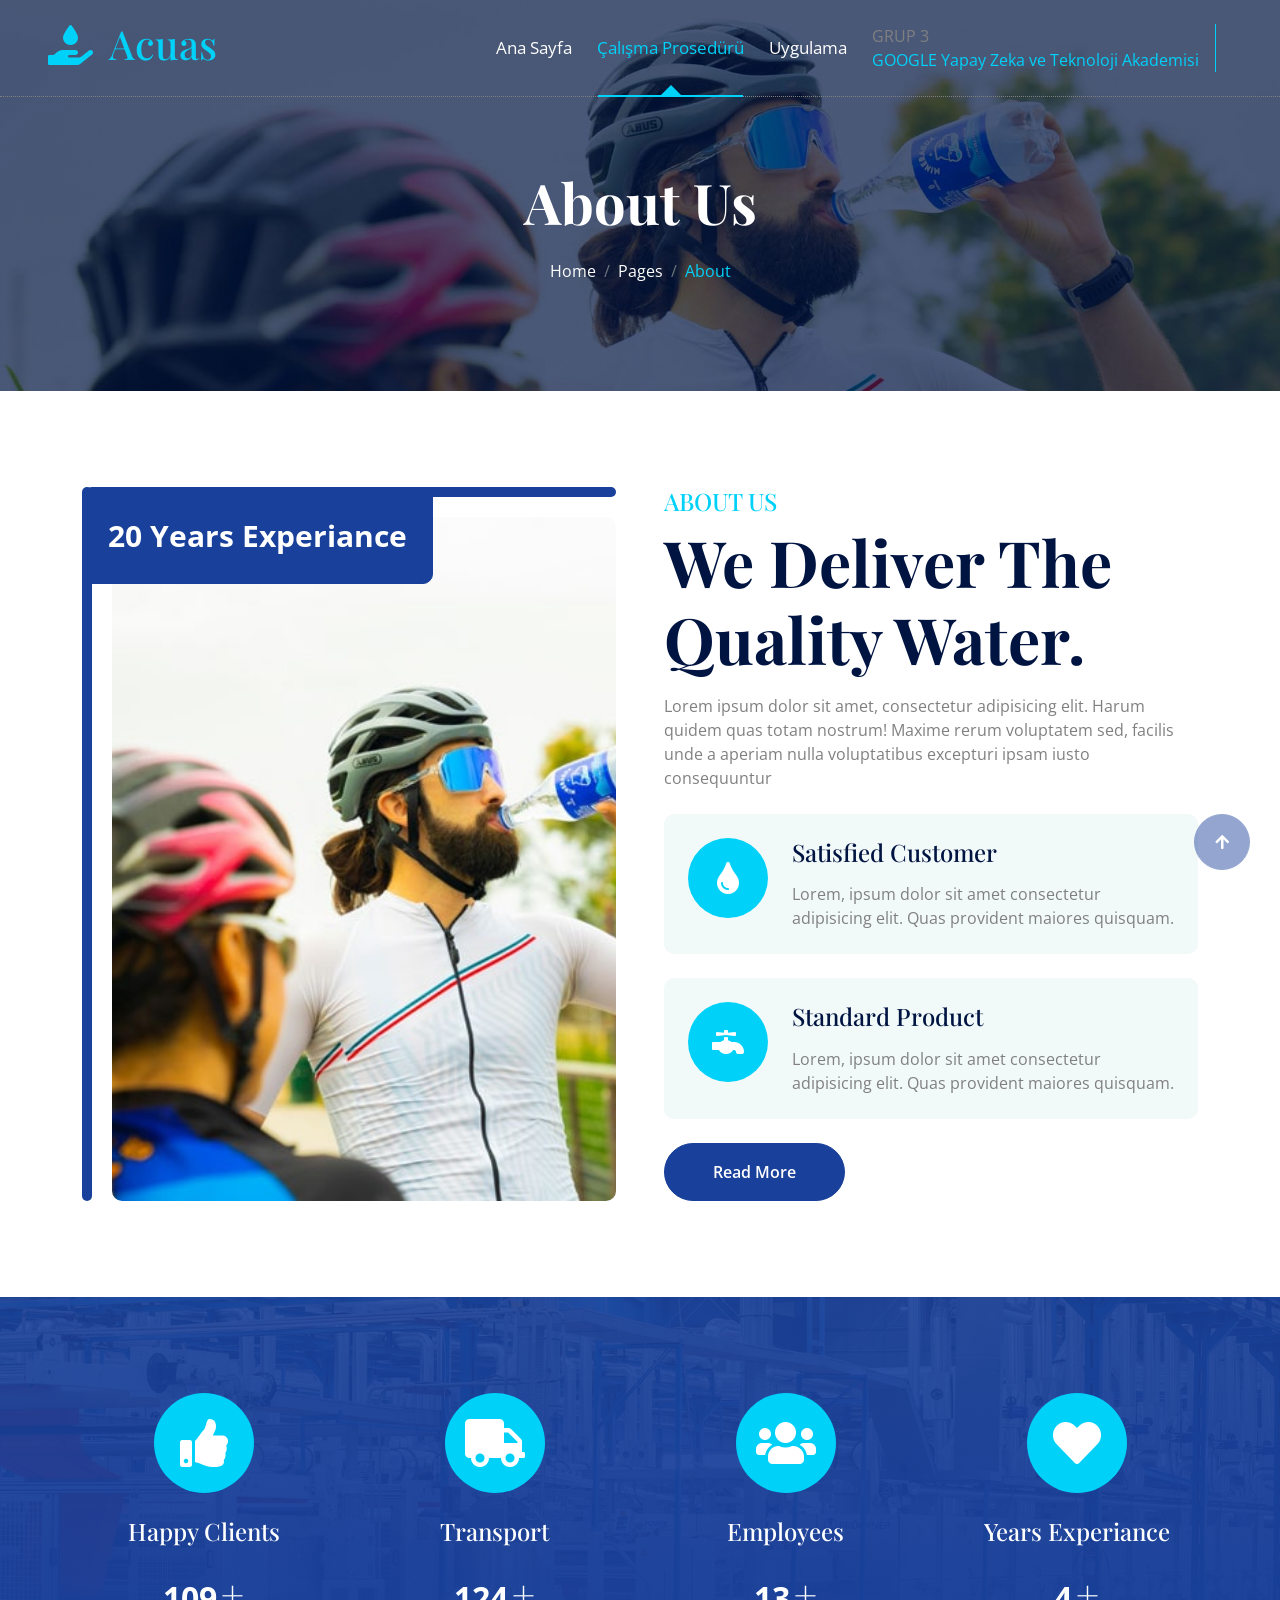
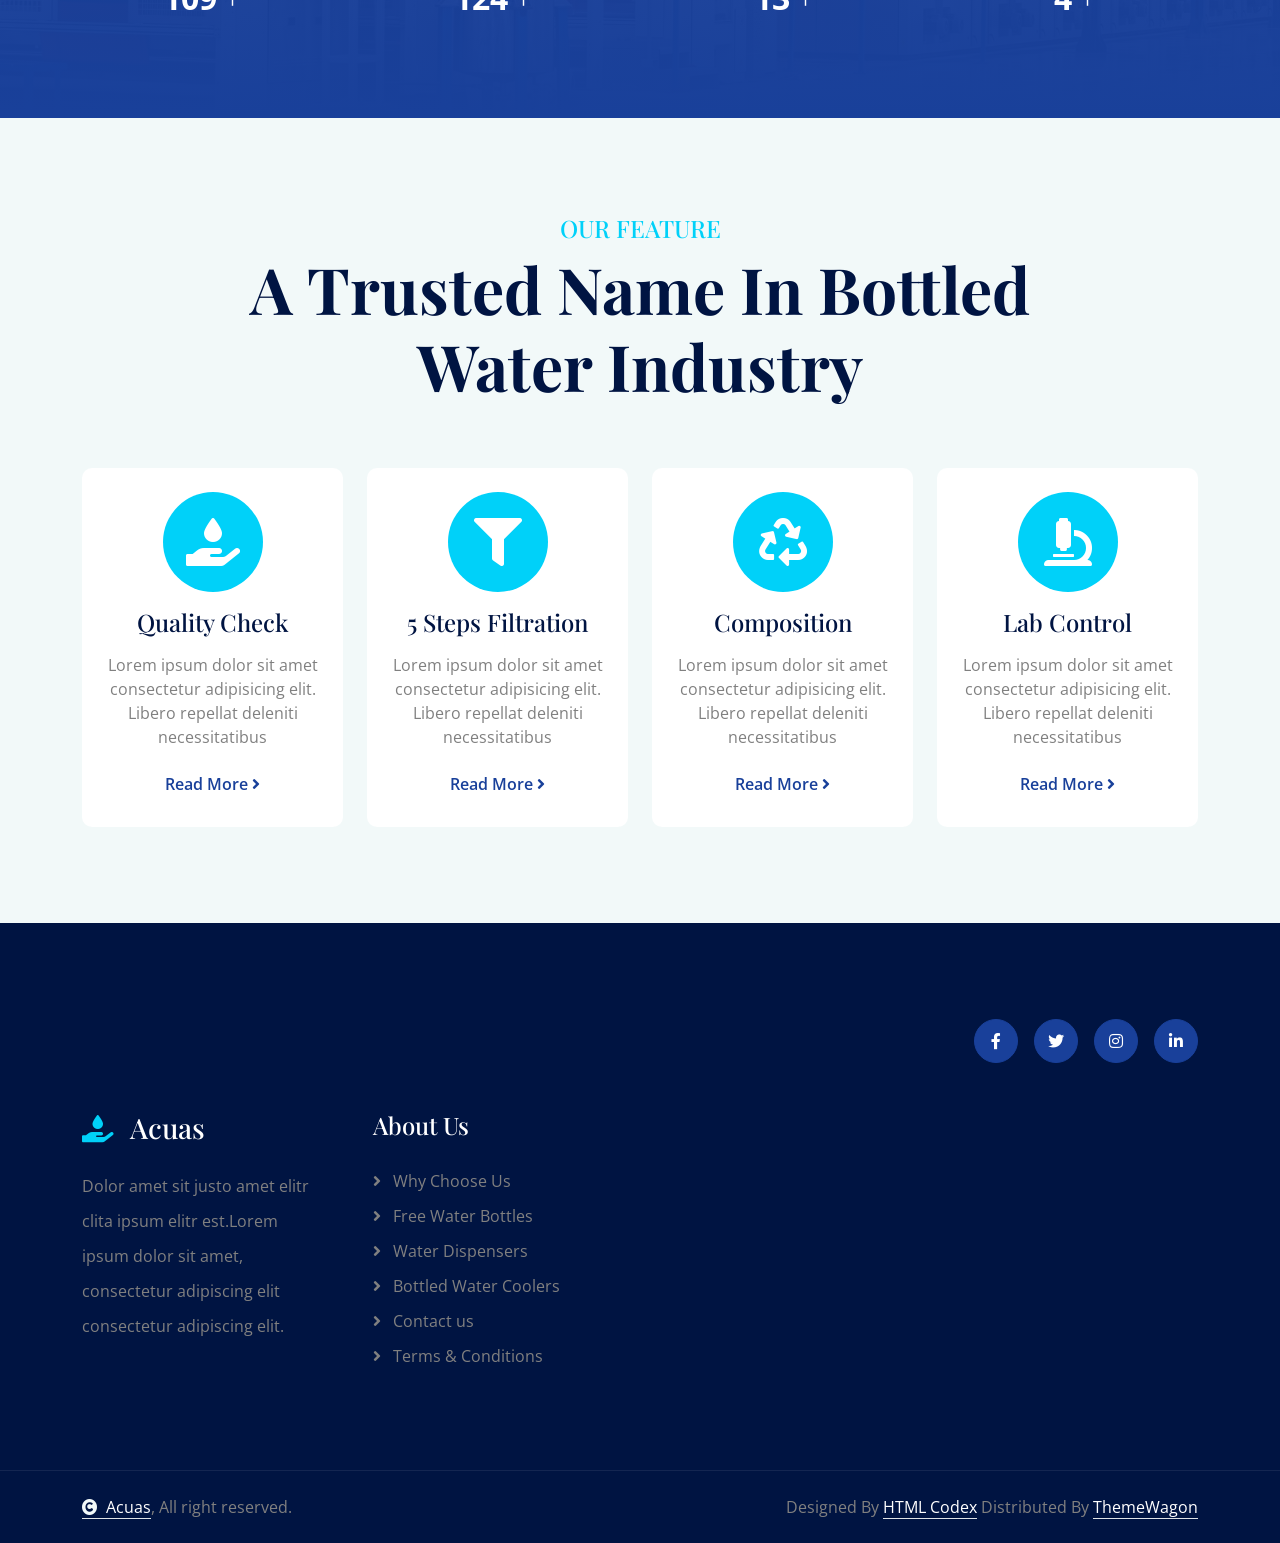
<file: about.html>
<!DOCTYPE html>
<html lang="en">

    <head>
        <meta charset="utf-8">
        <title>Acuas - Drinking Water Website Template</title>
        <meta content="width=device-width, initial-scale=1.0" name="viewport">
        <meta content="" name="keywords">
        <meta content="" name="description">

        <!-- Google Web Fonts -->
        <link rel="preconnect" href="https://fonts.googleapis.com">
        <link rel="preconnect" href="https://fonts.gstatic.com" crossorigin>
        <link href="https://fonts.googleapis.com/css2?family=Open+Sans:ital,wdth,wght@0,75..100,300..800;1,75..100,300..800&family=Playfair+Display:ital,wght@0,400..900;1,400..900&display=swap" rel="stylesheet"> 

        <!-- Icon Font Stylesheet -->
        <link rel="stylesheet" href="https://use.fontawesome.com/releases/v5.15.4/css/all.css"/>
        <link href="https://cdn.jsdelivr.net/npm/bootstrap-icons@1.4.1/font/bootstrap-icons.css" rel="stylesheet">

        <!-- Libraries Stylesheet -->
        <link href="lib/animate/animate.min.css" rel="stylesheet">
        <link href="lib/owlcarousel/assets/owl.carousel.min.css" rel="stylesheet">


        <!-- Customized Bootstrap Stylesheet -->
        <link href="css/bootstrap.min.css" rel="stylesheet">

        <!-- Template Stylesheet -->
        <link href="css/style.css" rel="stylesheet">
    </head>

    <body>

        <!-- Spinner Start -->
        <div id="spinner" class="show bg-white position-fixed translate-middle w-100 vh-100 top-50 start-50 d-flex align-items-center justify-content-center">
            <div class="spinner-border text-primary" style="width: 3rem; height: 3rem;" role="status">
                <span class="sr-only">Loading...</span>
            </div>
        </div>
        <!-- Spinner End -->

        <!-- Navbar & Hero Start -->
        <div class="container-fluid position-relative p-0">
            <nav class="navbar navbar-expand-lg navbar-light px-4 px-lg-5 py-3 py-lg-0">
                <a href="" class="navbar-brand p-0">
                    <h1 class="text-primary"><i class="fas fa-hand-holding-water me-3"></i>Acuas</h1>
                    <!-- <img src="img/logo.png" alt="Logo"> -->
                </a>
                <button class="navbar-toggler" type="button" data-bs-toggle="collapse" data-bs-target="#navbarCollapse">
                    <span class="fa fa-bars"></span>
                </button>
                <div class="collapse navbar-collapse" id="navbarCollapse">
                    <div class="navbar-nav ms-auto py-0">
                        <a href="index.html" class="nav-item nav-link">Ana Sayfa</a>
                        <a href="about.html" class="nav-item nav-link active">Çalışma Prosedürü</a>
                        <a href="service.html" class="nav-item nav-link">Uygulama</a>
                    </div>
                    <div class="d-none d-xl-flex me-3">
                        <div class="d-flex flex-column pe-3 border-end border-primary">
                            <span class="text-body">GRUP 3</span>
                            <a href="tel:+4733378901"><span class="text-primary">GOOGLE Yapay Zeka ve Teknoloji Akademisi</span></a>
                        </div>
                    </div>
                </div>
            </nav>

            <!-- Header Start -->
            <div class="container-fluid bg-breadcrumb">
                <div class="container text-center py-5" style="max-width: 900px;">
                    <h4 class="text-white display-4 mb-4 wow fadeInDown" data-wow-delay="0.1s">About Us</h4>
                    <ol class="breadcrumb d-flex justify-content-center mb-0 wow fadeInDown" data-wow-delay="0.3s">
                        <li class="breadcrumb-item"><a href="index.html">Home</a></li>
                        <li class="breadcrumb-item"><a href="#">Pages</a></li>
                        <li class="breadcrumb-item active text-primary">About</li>
                    </ol>    
                </div>
            </div>
            <!-- Header End -->
        </div>
        <!-- Navbar & Hero End -->

        <!-- Modal Search Start -->
        <div class="modal fade" id="searchModal" tabindex="-1" aria-labelledby="exampleModalLabel" aria-hidden="true">
            <div class="modal-dialog modal-fullscreen">
                <div class="modal-content rounded-0">
                    <div class="modal-header">
                        <h4 class="modal-title mb-0" id="exampleModalLabel">Search by keyword</h4>
                        <button type="button" class="btn-close" data-bs-dismiss="modal" aria-label="Close"></button>
                    </div>
                    <div class="modal-body d-flex align-items-center">
                        <div class="input-group w-75 mx-auto d-flex">
                            <input type="search" class="form-control p-3" placeholder="keywords" aria-describedby="search-icon-1">
                            <span id="search-icon-1" class="input-group-text btn border p-3"><i class="fa fa-search text-white"></i></span>
                        </div>
                    </div>
                </div>
            </div>
        </div>
        <!-- Modal Search End -->

        <!-- About Start -->
        <div class="container-fluid about py-5">
            <div class="container py-5">
                <div class="row g-5">
                    <div class="col-xl-6 wow fadeInLeft" data-wow-delay="0.2s">
                        <div class="about-img rounded h-100">
                            <img src="img/about.jpg" class="img-fluid rounded h-100 w-100" style="object-fit: cover;" alt="">
                            <div class="about-exp"><span>20 Years Experiance</span></div>
                        </div>
                    </div>
                    <div class="col-xl-6 wow fadeInRight" data-wow-delay="0.2s">
                        <div class="about-item">
                            <h4 class="text-primary text-uppercase">About Us</h4>
                            <h1 class="display-3 mb-3">We Deliver The Quality Water.</h1>
                            <p class="mb-4">Lorem ipsum dolor sit amet, consectetur adipisicing elit. Harum quidem quas totam nostrum! Maxime rerum voluptatem sed, facilis unde a aperiam nulla voluptatibus excepturi ipsam iusto consequuntur
                            </p>
                            <div class="bg-light rounded p-4 mb-4">
                                <div class="row">
                                    <div class="col-12">
                                        <div class="d-flex">
                                            <div class="pe-4">
                                                <div class="rounded-circle bg-primary d-flex align-items-center justify-content-center" style="width: 80px; height: 80px;"><i class="fas fa-tint text-white fa-2x"></i></div>
                                            </div>
                                            <div class="">
                                                <a href="#" class="h4 d-inline-block mb-3">Satisfied Customer</a>
                                                <p class="mb-0">Lorem, ipsum dolor sit amet consectetur adipisicing elit. Quas provident maiores quisquam.</p>
                                            </div>
                                        </div>
                                    </div>
                                </div>
                            </div>
                            <div class="bg-light rounded p-4 mb-4">
                                <div class="row">
                                    <div class="col-12">
                                        <div class="d-flex">
                                            <div class="pe-4">
                                                <div class="rounded-circle bg-primary d-flex align-items-center justify-content-center" style="width: 80px; height: 80px;"><i class="fas fa-faucet text-white fa-2x"></i></div>
                                            </div>
                                            <div class="">
                                                <a href="#" class="h4 d-inline-block mb-3">Standard Product</a>
                                                <p class="mb-0">Lorem, ipsum dolor sit amet consectetur adipisicing elit. Quas provident maiores quisquam.</p>
                                            </div>
                                        </div>
                                    </div>
                                </div>
                            </div>
                            <a href="#" class="btn btn-secondary rounded-pill py-3 px-5">Read More</a>
                        </div>
                    </div>
                </div>
            </div>
        </div>
        <!-- About End -->

        <!-- Fact Counter -->
        <div class="container-fluid counter py-5">
            <div class="container py-5">
                <div class="row g-5">
                    <div class="col-md-6 col-lg-6 col-xl-3 wow fadeInUp" data-wow-delay="0.2s">
                        <div class="counter-item">
                            <div class="counter-item-icon mx-auto">
                                <i class="fas fa-thumbs-up fa-3x text-white"></i>
                            </div>
                            <h4 class="text-white my-4">Happy Clients</h4>
                            <div class="counter-counting">
                                <span class="text-white fs-2 fw-bold" data-toggle="counter-up">456</span>
                                <span class="h1 fw-bold text-white">+</span>
                            </div>
                        </div>
                    </div>
                    <div class="col-md-6 col-lg-6 col-xl-3 wow fadeInUp" data-wow-delay="0.4s">
                        <div class="counter-item">
                            <div class="counter-item-icon mx-auto">
                                <i class="fas fa-truck fa-3x text-white"></i>
                            </div>
                            <h4 class="text-white my-4">Transport</h4>
                            <div class="counter-counting">
                                <span class="text-white fs-2 fw-bold" data-toggle="counter-up">513</span>
                                <span class="h1 fw-bold text-white">+</span>
                            </div>
                        </div>
                    </div>
                    <div class="col-md-6 col-lg-6 col-xl-3 wow fadeInUp" data-wow-delay="0.6s">
                        <div class="counter-item">
                            <div class="counter-item-icon mx-auto">
                                <i class="fas fa-users fa-3x text-white"></i>
                            </div>
                            <h4 class="text-white my-4">Employees</h4>
                            <div class="counter-counting">
                                <span class="text-white fs-2 fw-bold" data-toggle="counter-up">53</span>
                                <span class="h1 fw-bold text-white">+</span>
                            </div>
                        </div>
                    </div>
                    <div class="col-md-6 col-lg-6 col-xl-3 wow fadeInUp" data-wow-delay="0.8s">
                        <div class="counter-item">
                            <div class="counter-item-icon mx-auto">
                                <i class="fas fa-heart fa-3x text-white"></i>
                            </div>
                            <h4 class="text-white my-4">Years Experiance</h4>
                            <div class="counter-counting">
                                <span class="text-white fs-2 fw-bold" data-toggle="counter-up">17</span>
                                <span class="h1 fw-bold text-white">+</span>
                            </div>
                        </div>
                    </div>
                </div>
            </div>
        </div>
        <!-- Fact Counter -->

        <!-- feature Start -->
        <div class="container-fluid feature bg-light py-5">
            <div class="container py-5">
                <div class="text-center mx-auto pb-5 wow fadeInUp" data-wow-delay="0.2s" style="max-width: 800px;">
                    <h4 class="text-uppercase text-primary">Our Feature</h4>
                    <h1 class="display-3 text-capitalize mb-3">A Trusted Name In Bottled Water Industry</h1>
                </div>
                <div class="row g-4">
                    <div class=" col-md-6 col-lg-6 col-xl-3 wow fadeInUp" data-wow-delay="0.2s">
                        <div class="feature-item p-4">
                            <div class="feature-icon mb-3"><i class="fas fa-hand-holding-water text-white fa-3x"></i></div>
                            <a href="#" class="h4 mb-3">Quality Check</a>
                            <p class="mb-3">Lorem ipsum dolor sit amet consectetur adipisicing elit. Libero repellat deleniti necessitatibus</p>
                            <a href="#" class="btn text-secondary">Read More <i class="fa fa-angle-right"></i></a>
                        </div>
                    </div>
                    <div class="col-md-6 col-lg-6 col-xl-3 wow fadeInUp" data-wow-delay="0.4s">
                        <div class="feature-item p-4">
                            <div class="feature-icon mb-3"><i class="fas fa-filter text-white fa-3x"></i></div>
                            <a href="#" class="h4 mb-3">5 Steps Filtration</a>
                            <p class="mb-3">Lorem ipsum dolor sit amet consectetur adipisicing elit. Libero repellat deleniti necessitatibus</p>
                            <a href="#" class="btn text-secondary">Read More <i class="fa fa-angle-right"></i></a>
                        </div>
                    </div>
                    <div class="col-md-6 col-lg-6 col-xl-3 wow fadeInUp" data-wow-delay="0.6s">
                        <div class="feature-item p-4">
                            <div class="feature-icon mb-3"><i class="fas fa-recycle text-white fa-3x"></i></div>
                            <a href="#" class="h4 mb-3">Composition</a>
                            <p class="mb-3">Lorem ipsum dolor sit amet consectetur adipisicing elit. Libero repellat deleniti necessitatibus</p>
                            <a href="#" class="btn text-secondary">Read More <i class="fa fa-angle-right"></i></a>
                        </div>
                    </div>
                    <div class="col-md-6 col-lg-6 col-xl-3 wow fadeInUp" data-wow-delay="0.8s">
                        <div class="feature-item p-4">
                            <div class="feature-icon mb-3"><i class="fas fa-microscope text-white fa-3x"></i></div>
                            <a href="#" class="h4 mb-3">Lab Control</a>
                            <p class="mb-3">Lorem ipsum dolor sit amet consectetur adipisicing elit. Libero repellat deleniti necessitatibus</p>
                            <a href="#" class="btn text-secondary">Read More <i class="fa fa-angle-right"></i></a>
                        </div>
                    </div>
                </div>
            </div>
        </div>
        <!-- feature End -->

        <!-- Footer Start -->
        <div class="container-fluid footer py-5 wow fadeIn" data-wow-delay="0.2s">
            <div class="container py-5">
                <div class="row g-5 mb-5 align-items-center">
                    <div class="col-lg-7">
                    </div>
                    <div class="col-lg-5">
                        <div class="d-flex align-items-center justify-content-center justify-content-lg-end">
                            <a class="btn btn-secondary btn-md-square rounded-circle me-3" href=""><i class="fab fa-facebook-f"></i></a>
                            <a class="btn btn-secondary btn-md-square rounded-circle me-3" href=""><i class="fab fa-twitter"></i></a>
                            <a class="btn btn-secondary btn-md-square rounded-circle me-3" href=""><i class="fab fa-instagram"></i></a>
                            <a class="btn btn-secondary btn-md-square rounded-circle me-0" href=""><i class="fab fa-linkedin-in"></i></a>
                        </div>
                    </div>
                </div>
                <div class="row g-5">
                    <div class="col-md-6 col-lg-6 col-xl-3">
                        <div class="footer-item d-flex flex-column">
                            <div class="footer-item">
                                <h3 class="text-white mb-4"><i class="fas fa-hand-holding-water text-primary me-3"></i>Acuas</h3>
                                <p class="mb-3">Dolor amet sit justo amet elitr clita ipsum elitr est.Lorem ipsum dolor sit amet, consectetur adipiscing elit consectetur adipiscing elit.</p>
                            </div>
                        </div>
                    </div>
                    <div class="col-md-6 col-lg-6 col-xl-3">
                        <div class="footer-item d-flex flex-column">
                            <h4 class="text-white mb-4">About Us</h4>
                            <a href="#"><i class="fas fa-angle-right me-2"></i> Why Choose Us</a>
                            <a href="#"><i class="fas fa-angle-right me-2"></i> Free Water Bottles</a>
                            <a href="#"><i class="fas fa-angle-right me-2"></i> Water Dispensers</a>
                            <a href="#"><i class="fas fa-angle-right me-2"></i> Bottled Water Coolers</a>
                            <a href="#"><i class="fas fa-angle-right me-2"></i> Contact us</a>
                            <a href="#"><i class="fas fa-angle-right me-2"></i> Terms & Conditions</a>
                        </div>
                    </div>
                    <div class="col-md-6 col-lg-6 col-xl-3">
                    </div>
                    <div class="col-md-6 col-lg-6 col-xl-3">
                    </div>
                </div>
            </div>
        </div>
        <!-- Footer End -->
        
        <!-- Copyright Start -->
        <div class="container-fluid copyright py-4">
            <div class="container">
                <div class="row g-4 align-items-center">
                    <div class="col-md-6 text-center text-md-start mb-md-0">
                        <span class="text-body"><a href="#" class="border-bottom text-white"><i class="fas fa-copyright text-light me-2"></i>Acuas</a>, All right reserved.</span>
                    </div>
                    <div class="col-md-6 text-center text-md-end text-body">
                        <!--/*** This template is free as long as you keep the below author’s credit link/attribution link/backlink. ***/-->
                        <!--/*** If you'd like to use the template without the below author’s credit link/attribution link/backlink, ***/-->
                        <!--/*** you can purchase the Credit Removal License from "https://htmlcodex.com/credit-removal". ***/-->
                        Designed By <a class="border-bottom text-white" href="https://htmlcodex.com">HTML Codex</a> Distributed By <a class="border-bottom text-white" href="https://themewagon.com">ThemeWagon</a>
                    </div>
                </div>
            </div>
        </div>
        <!-- Copyright End -->


        <!-- Back to Top -->
        <a href="#" class="btn btn-secondary btn-lg-square rounded-circle back-to-top"><i class="fa fa-arrow-up"></i></a>   

        
    <!-- JavaScript Libraries -->
    <script src="https://ajax.googleapis.com/ajax/libs/jquery/3.6.4/jquery.min.js"></script>
    <script src="https://cdn.jsdelivr.net/npm/bootstrap@5.0.0/dist/js/bootstrap.bundle.min.js"></script>
    <script src="lib/wow/wow.min.js"></script>
    <script src="lib/easing/easing.min.js"></script>
    <script src="lib/waypoints/waypoints.min.js"></script>
    <script src="lib/counterup/counterup.min.js"></script>
    <script src="lib/owlcarousel/owl.carousel.min.js"></script>
    

    <!-- Template Javascript -->
    <script src="js/main.js"></script>
    </body>

</html>
</file>
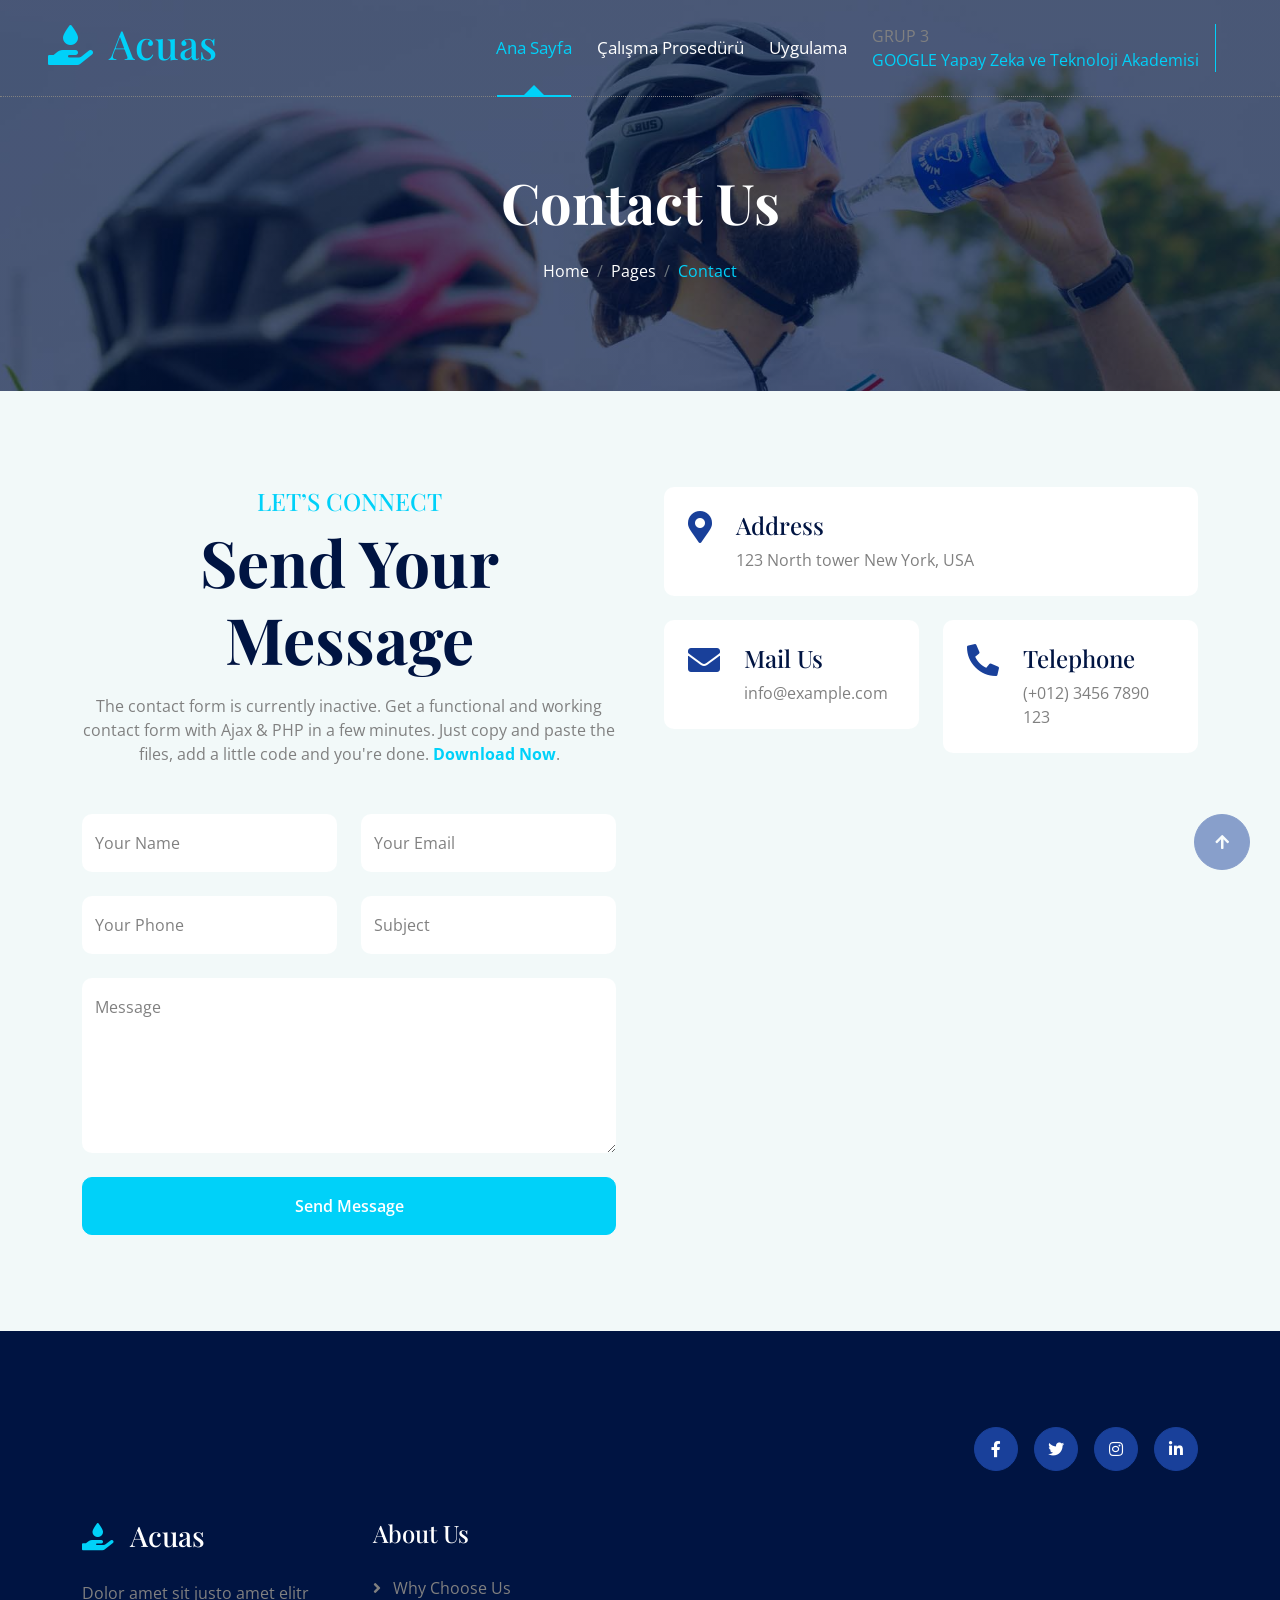
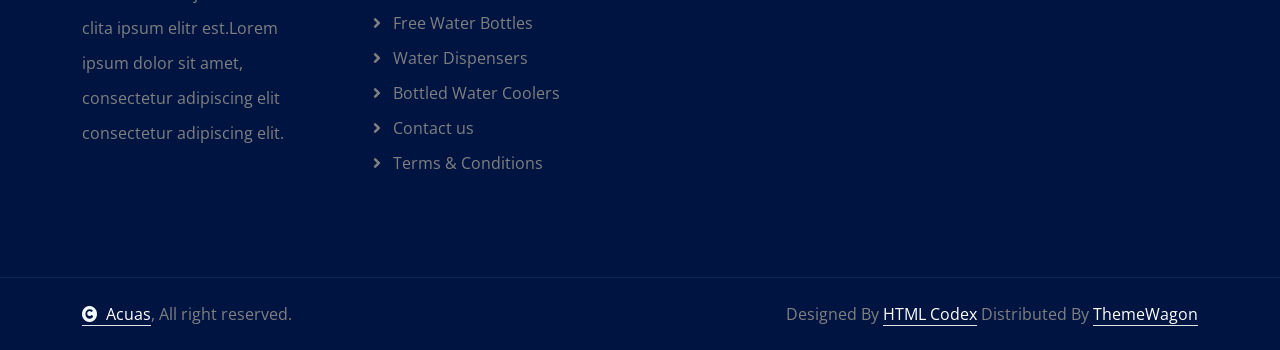
<file: contact.html>
<!DOCTYPE html>
<html lang="en">

    <head>
        <meta charset="utf-8">
        <title>Acuas - Drinking Water Website Template</title>
        <meta content="width=device-width, initial-scale=1.0" name="viewport">
        <meta content="" name="keywords">
        <meta content="" name="description">

        <!-- Google Web Fonts -->
        <link rel="preconnect" href="https://fonts.googleapis.com">
        <link rel="preconnect" href="https://fonts.gstatic.com" crossorigin>
        <link href="https://fonts.googleapis.com/css2?family=Open+Sans:ital,wdth,wght@0,75..100,300..800;1,75..100,300..800&family=Playfair+Display:ital,wght@0,400..900;1,400..900&display=swap" rel="stylesheet"> 

        <!-- Icon Font Stylesheet -->
        <link rel="stylesheet" href="https://use.fontawesome.com/releases/v5.15.4/css/all.css"/>
        <link href="https://cdn.jsdelivr.net/npm/bootstrap-icons@1.4.1/font/bootstrap-icons.css" rel="stylesheet">

        <!-- Libraries Stylesheet -->
        <link href="lib/animate/animate.min.css" rel="stylesheet">
        <link href="lib/owlcarousel/assets/owl.carousel.min.css" rel="stylesheet">


        <!-- Customized Bootstrap Stylesheet -->
        <link href="css/bootstrap.min.css" rel="stylesheet">

        <!-- Template Stylesheet -->
        <link href="css/style.css" rel="stylesheet">
    </head>

    <body>

        <!-- Spinner Start -->
        <div id="spinner" class="show bg-white position-fixed translate-middle w-100 vh-100 top-50 start-50 d-flex align-items-center justify-content-center">
            <div class="spinner-border text-primary" style="width: 3rem; height: 3rem;" role="status">
                <span class="sr-only">Loading...</span>
            </div>
        </div>
        <!-- Spinner End -->

        <!-- Navbar & Hero Start -->
        <div class="container-fluid position-relative p-0">
            <nav class="navbar navbar-expand-lg navbar-light px-4 px-lg-5 py-3 py-lg-0">
                <a href="" class="navbar-brand p-0">
                    <h1 class="text-primary"><i class="fas fa-hand-holding-water me-3"></i>Acuas</h1>
                    <!-- <img src="img/logo.png" alt="Logo"> -->
                </a>
                <button class="navbar-toggler" type="button" data-bs-toggle="collapse" data-bs-target="#navbarCollapse">
                    <span class="fa fa-bars"></span>
                </button>
                <div class="collapse navbar-collapse" id="navbarCollapse">
                    <div class="navbar-nav ms-auto py-0">
                        <a href="index.html" class="nav-item nav-link active">Ana Sayfa</a>
                        <a href="about.html" class="nav-item nav-link">Çalışma Prosedürü</a>
                        <a href="service.html" class="nav-item nav-link">Uygulama</a>
                    </div>
                    <div class="d-none d-xl-flex me-3">
                        <div class="d-flex flex-column pe-3 border-end border-primary">
                            <span class="text-body">GRUP 3</span>
                            <a href="tel:+4733378901"><span class="text-primary">GOOGLE Yapay Zeka ve Teknoloji Akademisi</span></a>
                        </div>
                    </div>
                </div>
            </nav>

            <!-- Header Start -->
            <div class="container-fluid bg-breadcrumb">
                <div class="container text-center py-5" style="max-width: 900px;">
                    <h4 class="text-white display-4 mb-4 wow fadeInDown" data-wow-delay="0.1s">Contact Us</h4>
                    <ol class="breadcrumb d-flex justify-content-center mb-0 wow fadeInDown" data-wow-delay="0.3s">
                        <li class="breadcrumb-item"><a href="index.html">Home</a></li>
                        <li class="breadcrumb-item"><a href="#">Pages</a></li>
                        <li class="breadcrumb-item active text-primary">Contact</li>
                    </ol>    
                </div>
            </div>
            <!-- Header End -->
        </div>
        <!-- Navbar & Hero End -->

        <!-- Modal Search Start -->
        <div class="modal fade" id="searchModal" tabindex="-1" aria-labelledby="exampleModalLabel" aria-hidden="true">
            <div class="modal-dialog modal-fullscreen">
                <div class="modal-content rounded-0">
                    <div class="modal-header">
                        <h4 class="modal-title mb-0" id="exampleModalLabel">Search by keyword</h4>
                        <button type="button" class="btn-close" data-bs-dismiss="modal" aria-label="Close"></button>
                    </div>
                    <div class="modal-body d-flex align-items-center">
                        <div class="input-group w-75 mx-auto d-flex">
                            <input type="search" class="form-control p-3" placeholder="keywords" aria-describedby="search-icon-1">
                            <span id="search-icon-1" class="input-group-text btn border p-3"><i class="fa fa-search text-white"></i></span>
                        </div>
                    </div>
                </div>
            </div>
        </div>
        <!-- Modal Search End -->

        <!-- Contact Start -->
        <div class="container-fluid contact bg-light py-5">
            <div class="container py-5">
                <div class="row g-5">
                    <div class="col-lg-6 h-100 wow fadeInUp" data-wow-delay="0.2s">
                        <div class="text-center mx-auto pb-5" style="max-width: 800px;">
                            <h4 class="text-uppercase text-primary">Let’s Connect</h4>
                            <h1 class="display-3 text-capitalize mb-3">Send Your Message</h1>
                            <p class="mb-0">The contact form is currently inactive. Get a functional and working contact form with Ajax & PHP in a few minutes. Just copy and paste the files, add a little code and you're done. <a class="text-primary fw-bold" href="https://htmlcodex.com/contact-form">Download Now</a>.</p>
                        </div>
                        <form>
                            <div class="row g-4">
                                <div class="col-lg-12 col-xl-6">
                                    <div class="form-floating">
                                        <input type="text" class="form-control border-0" id="name" placeholder="Your Name">
                                        <label for="name">Your Name</label>
                                    </div>
                                </div>
                                <div class="col-lg-12 col-xl-6">
                                    <div class="form-floating">
                                        <input type="email" class="form-control border-0" id="email" placeholder="Your Email">
                                        <label for="email">Your Email</label>
                                    </div>
                                </div>
                                <div class="col-lg-12 col-xl-6">
                                    <div class="form-floating">
                                        <input type="phone" class="form-control border-0" id="phone" placeholder="Phone">
                                        <label for="phone">Your Phone</label>
                                    </div>
                                </div>
                                <div class="col-lg-12 col-xl-6">
                                    <div class="form-floating">
                                        <input type="text" class="form-control border-0" id="subject" placeholder="Subject">
                                        <label for="subject">Subject</label>
                                    </div>
                                </div>
                                <div class="col-12">
                                    <div class="form-floating">
                                        <textarea class="form-control border-0" placeholder="Leave a message here" id="message" style="height: 175px"></textarea>
                                        <label for="message">Message</label>
                                    </div>
                                </div>
                                <div class="col-12">
                                    <button class="btn btn-primary w-100 py-3">Send Message</button>
                                </div>
                            </div>
                        </form>
                    </div>
                    <div class="col-lg-6 wow fadeInUp" data-wow-delay="0.4s">
                        <div class="row g-4">
                            <div class="col-12">
                                <div class="d-inline-flex rounded bg-white w-100 p-4">
                                    <i class="fas fa-map-marker-alt fa-2x text-secondary me-4"></i>
                                    <div>
                                        <h4>Address</h4>
                                        <p class="mb-0">123 North tower New York, USA</p>
                                    </div>
                                </div>
                            </div>
                            <div class="col-lg-12 col-xl-6">
                                <div class="d-inline-flex rounded bg-white w-100 p-4">
                                    <i class="fas fa-envelope fa-2x text-secondary me-4"></i>
                                    <div>
                                        <h4>Mail Us</h4>
                                        <p class="mb-0">info@example.com</p>
                                    </div>
                                </div>
                            </div>
                            <div class="col-lg-12 col-xl-6">
                                <div class="d-inline-flex rounded bg-white w-100 p-4">
                                    <i class="fa fa-phone-alt fa-2x text-secondary me-4"></i>
                                    <div>
                                        <h4>Telephone</h4>
                                        <p class="mb-0">(+012) 3456 7890 123</p>
                                    </div>
                                </div>
                            </div>
                            <div class="col-12">
                                <div class="h-100 overflow-hidden">
                                    <iframe class="w-100 rounded" style="height: 400px;" src="https://www.google.com/maps/embed?pb=!1m18!1m12!1m3!1d387191.33750346623!2d-73.97968099999999!3d40.6974881!2m3!1f0!2f0!3f0!3m2!1i1024!2i768!4f13.1!3m3!1m2!1s0x89c24fa5d33f083b%3A0xc80b8f06e177fe62!2sNew%20York%2C%20NY%2C%20USA!5e0!3m2!1sen!2sbd!4v1694259649153!5m2!1sen!2sbd" 
                                    loading="lazy" referrerpolicy="no-referrer-when-downgrade"></iframe>
                                </div>
                            </div>
                        </div>
                    </div>
                </div>
            </div>
        </div>
        <!-- Contact End -->

        <!-- Footer Start -->
        <div class="container-fluid footer py-5 wow fadeIn" data-wow-delay="0.2s">
            <div class="container py-5">
                <div class="row g-5 mb-5 align-items-center">
                    <div class="col-lg-7">
                    </div>
                    <div class="col-lg-5">
                        <div class="d-flex align-items-center justify-content-center justify-content-lg-end">
                            <a class="btn btn-secondary btn-md-square rounded-circle me-3" href=""><i class="fab fa-facebook-f"></i></a>
                            <a class="btn btn-secondary btn-md-square rounded-circle me-3" href=""><i class="fab fa-twitter"></i></a>
                            <a class="btn btn-secondary btn-md-square rounded-circle me-3" href=""><i class="fab fa-instagram"></i></a>
                            <a class="btn btn-secondary btn-md-square rounded-circle me-0" href=""><i class="fab fa-linkedin-in"></i></a>
                        </div>
                    </div>
                </div>
                <div class="row g-5">
                    <div class="col-md-6 col-lg-6 col-xl-3">
                        <div class="footer-item d-flex flex-column">
                            <div class="footer-item">
                                <h3 class="text-white mb-4"><i class="fas fa-hand-holding-water text-primary me-3"></i>Acuas</h3>
                                <p class="mb-3">Dolor amet sit justo amet elitr clita ipsum elitr est.Lorem ipsum dolor sit amet, consectetur adipiscing elit consectetur adipiscing elit.</p>
                            </div>
                        </div>
                    </div>
                    <div class="col-md-6 col-lg-6 col-xl-3">
                        <div class="footer-item d-flex flex-column">
                            <h4 class="text-white mb-4">About Us</h4>
                            <a href="#"><i class="fas fa-angle-right me-2"></i> Why Choose Us</a>
                            <a href="#"><i class="fas fa-angle-right me-2"></i> Free Water Bottles</a>
                            <a href="#"><i class="fas fa-angle-right me-2"></i> Water Dispensers</a>
                            <a href="#"><i class="fas fa-angle-right me-2"></i> Bottled Water Coolers</a>
                            <a href="#"><i class="fas fa-angle-right me-2"></i> Contact us</a>
                            <a href="#"><i class="fas fa-angle-right me-2"></i> Terms & Conditions</a>
                        </div>
                    </div>
                    <div class="col-md-6 col-lg-6 col-xl-3">
                    </div>
                    <div class="col-md-6 col-lg-6 col-xl-3">
                    </div>
                </div>
            </div>
        </div>
        <!-- Footer End -->
        
        <!-- Copyright Start -->
        <div class="container-fluid copyright py-4">
            <div class="container">
                <div class="row g-4 align-items-center">
                    <div class="col-md-6 text-center text-md-start mb-md-0">
                        <span class="text-body"><a href="#" class="border-bottom text-white"><i class="fas fa-copyright text-light me-2"></i>Acuas</a>, All right reserved.</span>
                    </div>
                    <div class="col-md-6 text-center text-md-end text-body">
                        <!--/*** This template is free as long as you keep the below author’s credit link/attribution link/backlink. ***/-->
                        <!--/*** If you'd like to use the template without the below author’s credit link/attribution link/backlink, ***/-->
                        <!--/*** you can purchase the Credit Removal License from "https://htmlcodex.com/credit-removal". ***/-->
                        Designed By <a class="border-bottom text-white" href="https://htmlcodex.com">HTML Codex</a> Distributed By <a class="border-bottom text-white" href="https://themewagon.com">ThemeWagon</a>
                    </div>
                </div>
            </div>
        </div>
        <!-- Copyright End -->


        <!-- Back to Top -->
        <a href="#" class="btn btn-secondary btn-lg-square rounded-circle back-to-top"><i class="fa fa-arrow-up"></i></a>   

        
    <!-- JavaScript Libraries -->
    <script src="https://ajax.googleapis.com/ajax/libs/jquery/3.6.4/jquery.min.js"></script>
    <script src="https://cdn.jsdelivr.net/npm/bootstrap@5.0.0/dist/js/bootstrap.bundle.min.js"></script>
    <script src="lib/wow/wow.min.js"></script>
    <script src="lib/easing/easing.min.js"></script>
    <script src="lib/waypoints/waypoints.min.js"></script>
    <script src="lib/counterup/counterup.min.js"></script>
    <script src="lib/owlcarousel/owl.carousel.min.js"></script>
    

    <!-- Template Javascript -->
    <script src="js/main.js"></script>
    </body>

</html>
</file>
<file: css/style.css>
/*** Spinner Start ***/
/*** Spinner ***/
#spinner {
    opacity: 0;
    visibility: hidden;
    transition: opacity .5s ease-out, visibility 0s linear .5s;
    z-index: 99999;
}

#spinner.show {
    transition: opacity .5s ease-out, visibility 0s linear 0s;
    visibility: visible;
    opacity: 1;
}
/*** Spinner End ***/

.back-to-top {
    position: fixed;
    right: 30px;
    bottom: 30px;
    transition: 0.5s;
    z-index: 99;
}

/*** Button Start ***/
.btn {
    font-weight: 600;
    transition: .5s;
}

.btn-square {
    width: 32px;
    height: 32px;
}

.btn-sm-square {
    width: 34px;
    height: 34px;
}

.btn-md-square {
    width: 44px;
    height: 44px;
}

.btn-lg-square {
    width: 56px;
    height: 56px;
}

.btn-xl-square {
    width: 66px;
    height: 66px;
}

.btn-square,
.btn-sm-square,
.btn-md-square,
.btn-lg-square,
.btn-xl-square {
    padding: 0;
    display: flex;
    align-items: center;
    justify-content: center;
    font-weight: normal;
}

.btn.btn-primary {
    color: var(--bs-white);
}

.btn.btn-primary:hover {
    background: var(--bs-secondary);
    border: 1px solid var(--bs-secondary);
}

.btn.btn-secondary {
    color: var(--bs-white);
   
}

.btn.btn-secondary:hover {
    background: var(--bs-primary);
    border: 1px solid var(--bs-primary);
}
/*** Topbar Start ***/

/*** Navbar ***/
.navbar-light .navbar-nav .nav-link {
    position: relative;
    margin-right: 25px;
    padding: 35px 0;
    color: var(--bs-white);
    font-size: 17px;
    font-weight: 400;
    outline: none;
    transition: .5s;
}

.sticky-top.navbar-light .navbar-nav .nav-link {
    padding: 20px 0;
    color: var(--bs-dark);
}

.navbar-light .navbar-nav .nav-link:hover,
.navbar-light .navbar-nav .nav-link.active {
    color: var(--bs-primary);
}

.navbar-light .navbar-brand img {
    max-height: 60px;
    transition: .5s;
}

.sticky-top.navbar-light .navbar-brand img {
    max-height: 45px;
}

.navbar .dropdown-toggle::after {
    border: none;
    content: "\f107";
    font-family: "Font Awesome 5 Free";
    font-weight: 600;
    vertical-align: middle;
    margin-left: 8px;
}

.dropdown .dropdown-menu a:hover {
    background: var(--bs-primary);
    color: var(--bs-white);
}

.navbar .nav-item:hover .dropdown-menu {
    transform: rotateX(0deg);
    visibility: visible;
    background: var(--bs-light);
    transition: .5s;
    opacity: 1;
}

@media (max-width: 991.98px) {
    .sticky-top.navbar-light {
        position: relative;
        background: var(--bs-white);
    }

    .navbar.navbar-expand-lg .navbar-toggler {
        padding: 10px 20px;
        border: 1px solid var(--bs-primary);
        color: var(--bs-primary);
    }

    .navbar-light .navbar-collapse {
        margin-top: 15px;
        border-top: 1px solid rgba(0, 0, 0, .08);
    }

    .navbar-light .navbar-nav .nav-link,
    .sticky-top.navbar-light .navbar-nav .nav-link {
        padding: 10px 0;
        margin-left: 0;
        color: var(--bs-dark);
    }

    .navbar-light .navbar-brand img {
        max-height: 45px;
    }
}

@media (min-width: 992px) {
    .navbar .nav-item .dropdown-menu {
        display: block;
        visibility: hidden;
        top: 100%;
        transform: rotateX(-75deg);
        transform-origin: 0% 0%;
        border: 0;
        border-radius: 10px;
        transition: .5s;
        opacity: 0;
    }

    .navbar-light {
        position: absolute;
        width: 100%;
        top: 0;
        left: 0;
        border-top: 0;
        border-right: 0;
        border-bottom: 1px solid;
        border-left: 0;
        border-style: dotted;
        z-index: 999;
    }
    
    .sticky-top.navbar-light {
        position: fixed;
        background: var(--bs-light);
        border: none;
    }

    .navbar-light .navbar-nav .nav-item::before {
        position: absolute;
        content: "";
        width: 0;
        height: 2px;
        bottom: -1px;
        left: 50%;
        background: var(--bs-primary);
        transition: .5s;
    }

    .sticky-top.navbar-light .navbar-nav .nav-item::before {
        bottom: 0;
    }

    .navbar-light .navbar-nav .nav-item::after {
        content: "";
        position: absolute;
        bottom: 1px;
        left: 50%;
        transform: translateX(-50%);
        border: 10px solid;
        border-color: transparent transparent var(--bs-primary) transparent;
        opacity: 0;
        transition: 0.5s;
    }

    .navbar-light .navbar-nav .nav-item:hover::after,
    .navbar-light .navbar-nav .nav-item.active::after {
        bottom: 1px;
        opacity: 1;
    }

    .navbar-light .navbar-nav .nav-item:hover::before,
    .navbar-light .navbar-nav .nav-item.active::before {
        width: calc(100% - 2px);
        left: 1px;
    }

    .navbar-light .navbar-nav .nav-link.nav-contact::before {
        display: none;
    }
}
/*** Carousel Hero Header Start ***/
.carousel-header {
    position: relative;
    overflow: hidden;
}

.carousel-indicators {
    display: none;
}

.carousel .carousel-control-prev,
.carousel .carousel-control-next {
    width: 0;
}

.carousel .carousel-control-prev .carousel-control-prev-icon,
.carousel .carousel-control-next .carousel-control-next-icon {
    position: absolute;
    top: 50%;
    transform: translateY(-50%);
    padding: 25px 25px;
    display: flex;
    align-items: center;
    justify-content: center;
    background: var(--bs-primary);
    transition: 0.5s;
}

.carousel .carousel-control-prev .carousel-control-prev-icon {
    left: 0;
    border-left: 0;
    border-top-left-radius: 0;
    border-top-right-radius: 50px;
    border-bottom-left-radius: 0;
    border-bottom-right-radius: 50px;

}

.carousel .carousel-control-next .carousel-control-next-icon {
    right: 0;
    border-right: 0;
    border-top-left-radius: 50px;
    border-top-right-radius: 0;
    border-bottom-left-radius: 50px;
    border-bottom-right-radius: 0;
}

.carousel .carousel-control-prev .carousel-control-prev-icon:hover,
.carousel .carousel-control-next .carousel-control-next-icon:hover {
    background: var(--bs-secondary);
}

.carousel .carousel-inner .carousel-item {
    position: relative;
}

.carousel .carousel-inner .carousel-item .carousel-caption-1  {
    position: absolute;
    width: 100%;
    height: 100%;
    top: 0;
    left: 0;
    padding-top: 100px;
    display: flex;
    align-items: center;
    justify-content: end;
    background: linear-gradient(rgba(0, 0, 0, .5), rgba(0, 0, 0, 0.5));
    background-size: cover;
}

.carousel-caption-1-content {
    text-align: end;
    padding-right: 100px;
}

.carousel-caption-1-content .carousel-caption-1-content-btn {
    display: flex;
    justify-content: end;
}

.carousel .carousel-inner .carousel-item .carousel-caption-2  {
    position: absolute;
    width: 100%;
    height: 100%;
    top: 0;
    left: 0;
    padding-top: 100px;
    display: flex;
    align-items: center;
    text-align: center;
    background: linear-gradient(rgba(0, 0, 0, .5), rgba(0, 0, 0, 0.5));
    background-size: cover;
}

.carousel-caption-2-content {
    text-align: start;
    padding-left: 100px;
}

.carousel-caption-2-content .carousel-caption-2-content-btn {
    display: flex;
    justify-content: start;
}


@media (max-width: 992px) {
    .carousel .carousel-inner .carousel-item {
        height: 700px;
        margin-top: -100px;
    }

    .carousel .carousel-inner .carousel-item img {
        height: 700px;
        object-fit: cover;
    }


    .carousel .carousel-inner .carousel-item .carousel-caption-1 {
        max-width: 100% !important;
        justify-content: center;
    }

    .carousel-caption-1-content {
        padding: 0 20px !important;
        text-align: center !important;
    }

    .carousel-caption-1-content .carousel-caption-1-content-btn {
        justify-content: center;
    }


    .carousel .carousel-inner .carousel-item .carousel-caption-2 {
        max-width: 100% !important;
        justify-content: center;
    }

    .carousel-caption-2-content {
        padding: 0 20px !important;
        text-align: center !important;
    }

    .carousel-caption-2-content .carousel-caption-2-content-btn {
        justify-content: center;
    }



    .carousel .carousel-control-prev .carousel-control-prev-icon,
    .carousel .carousel-control-next .carousel-control-next-icon {
        display: none;
    }
}

.modal .modal-header {
    height: 100px;
}

#searchModal .modal-content {
    background: rgba(255, 255, 255, .6);
}
/*** Carousel Hero Header End ***/

/*** Single Page Hero Header Start ***/
.bg-breadcrumb {
    position: relative;
    overflow: hidden;
    background: linear-gradient(rgba(0, 20, 66, 0.7), rgba(0, 20, 66, 0.7)), url(../img/breadcrumb.jpg);
    background-position: center top;
    background-repeat: no-repeat;
    background-size: cover;
    padding: 120px 0 60px 0;
    transition: 0.5s;
}

.bg-breadcrumb .breadcrumb {
    position: relative;
}

.bg-breadcrumb .breadcrumb .breadcrumb-item a {
    color: var(--bs-white);
}

@media (max-width: 992px) {
    .bg-breadcrumb {
        padding: 60px 0 60px 0;
    }
}
/*** Single Page Hero Header End ***/


/*** Features Start ***/
.feature .feature-item {
    display: flex;
    flex-direction: column;
    align-items: center;
    text-align: center;
    background: var(--bs-white);
    border-radius: 10px;
    transition: 0.5s;
}

.feature .feature-item:hover {
    box-shadow: 0 0 45px rgba(0, 0, 0, .08);
}

.feature .feature-item .feature-icon {
    width: 100px;
    height: 100px;
    border-radius: 50px;
    display: flex;
    align-items: center;
    justify-content: center;
    background: var(--bs-primary);
}

.feature .feature-item .feature-icon i {
    transition: 0.5s;
}

.feature .feature-item:hover .feature-icon i {
    transform: rotate(360deg);
}

.feature .feature-item a.btn {
    transition: 0.5s;
}

.feature .feature-item:hover a.btn:hover {
    color: var(--bs-primary) !important;
}
/*** Features End ***/

/*** About Start ***/
.about .about-img {
    position: relative;
    padding-bottom: 30px;
    margin-top: 30px; 
    margin-left: 30px;
}

.about .about-img::before {
    content: "";
    position: absolute;
    width: 100%;
    height: 10px;
    top: -30px;
    right: 0;
    border-radius: 10px;
    background: var(--bs-secondary);

}

.about .about-img::after {
    content: "";
    position: absolute;
    width: 10px;
    height: 100%;
    left: -30px;
    bottom: 30px;
    border-radius: 10px;
    background: var(--bs-secondary);
}

.about .about-img .about-exp {
    position: absolute;
    top: 0;
    left: 0;
    padding: 25px;
    font-size: 30px;
    font-weight: bold;
    background: var(--bs-secondary);
    color: var(--bs-white);
    border: 1px solid var(--bs-secondary);
    margin-top: -30px;
    margin-left: -30px;
    border-radius: 10px;
}
/*** About End ***/

/*** Service Start ***/
.service-item {
    position: relative;
    box-shadow: 0 0 45px rgba(0, 0, 0, .08);
}

.service-item::after {
    content: "";
    position: absolute;
    width: 0;
    height: 0;
    left: 0;
    bottom: 0;
    border-radius: 10px;
    background: var(--bs-primary);
    transition: 0.5s;
    z-index: 1;
}

.service-item:hover::after {
    width: 100%;
    height: 100%;
}

.service-item:hover .service-content,
.service-item:hover .service-btn {
    position: relative;
    z-index: 2;
}

.service-item .service-content a,
.service-item .service-content p {
    transition: 0.5s;
}

.service-item:hover .service-content a:hover {
    color: var(--bs-secondary);
}

.service-item:hover .service-content p {
    color: var(--bs-white);
} 

.service-item .service-btn {
    width: 80px;
    height: 80px;
    border-radius: 50px;
    display: flex;
    align-items: center;
    justify-content: center;
    background: var(--bs-primary);
    transition: 0.5s;
}

.service-item .service-btn i {
    transition: 0.5s;
}

.service-item:hover .service-btn {
    background: var(--bs-white);
}

.service-item:hover .service-btn i {
    transform: rotate(360deg);
    color: var(--bs-primary) !important;
}
/*** Service End ***/


/*** Counter Start ***/
.counter {
    position: relative;
    overflow: hidden;
    background: linear-gradient(rgba(25, 64, 154, 0.9), rgba(25, 64, 154, 1)), url(../img/fact-bg.jpg);
    background-position: center top;
    background-repeat: no-repeat;
    background-size: cover;
}

.counter .counter-item {
    display: flex;
    flex-direction: column;
    justify-content: center;
    text-align: center;
}

.counter .counter-item .counter-item-icon {
    width: 100px;
    height: 100px;
    border-radius: 50px;
    background: var(--bs-primary);
    display: inline-flex;
    align-items: center;
    justify-content: center;
}
/*** Counter End ***/


/*** Products Start ***/
.product .product-item {
    border: 1px solid rgba(196, 211, 211, 0.9);
    border-radius: 10px;
}

/*** Products End ***/

/*** Blog Start ***/
.blog .blog-item {
    border-radius: 10px;
    background: var(--bs-light);
    transition: 0.5s;
}

.blog .blog-item:hover {
    box-shadow: 0 0 45px rgba(0, 0, 0, 0.2);
}

.blog .blog-item .blog-img {
    position: relative;
    overflow: hidden;
    border-top-left-radius: 10px;
    border-top-right-radius: 10px;
}

.blog .blog-item .blog-img::after {
    content: "";
    position: absolute;
    width: 100%;
    height: 100%;
    top: 0;
    left: 0;
    border-top-left-radius: 10px;
    border-top-right-radius: 10px;
    transition: 0.5s;
    z-index: 1;
}

.blog .blog-item .blog-img img {
    transition: 0.5s;
}

.blog .blog-item:hover .blog-img img {
    transform: scale(1.2);
}

.blog .blog-item:hover .blog-img::after {
    background: rgba(0, 209, 249, 0.2);
}

.blog .blog-item .blog-date {
    position: absolute;
    top: 25px;
    left: 25px;
    border-radius: 10px;
    background: var(--bs-primary);
    color: var(--bs-white);
    z-index: 2;
}

.blog .blog-item .blog-content a {
    transition: 0.5s;
}

.blog .blog-item:hover .blog-content a:hover {
    color: var(--bs-primary) !important;
}
/*** Blog End ***/

/*** Team Start ***/
.team .team-item {
    position: relative;
    overflow: hidden;
    background: var(--bs-white);
    border: 1px solid var(--bs-secondary);
    border-radius: 10px;
}

.team .team-item .team-inner {
    transition: 0.5s;
}
.team .team-item:hover .team-inner {
    box-shadow: 0 0 45px rgba(0, 0, 0, 0.2);
}

.team .team-item .team-inner .team-img {
    position: relative;
    z-index: 2;
}

.team .team-item .team-inner .team-img::after {
    content: "";
    width: 100%;
    height: 0;
    position: absolute;
    top: 0;
    left: 0;
    border-top-left-radius: 10px;
    border-top-right-radius: 10px;
    background: rgba(0, 209, 249, 0.2);
    transition: 0.5s;
    z-index: 3;
}

.team .team-item:hover .team-inner .team-img::after {
    height: 100%;
}

.team .team-item .team-inner .team-img .team-share {
    position: absolute;
    left: 10px;
    bottom: 10px;
    transition: 0.5s;
    z-index: 2;
}

.team .team-item:hover .team-inner .team-img .team-share {
    opacity: 0;
}

.team .team-item .team-inner .team-img .team-icon {
    position: absolute;
    bottom: 0;
    left: -100%;
    border-bottom-left-radius: 0 !important; 
    border-top-left-radius: 0 !important;
    display: inline-flex;
    background: var(--bs-primary);
    transition: 0.5s;
    z-index: 4;
}

.team .team-item:hover .team-inner .team-img .team-icon { 
    left: -25px; 
}
/*** Team End ***/


/*** testimonial Start ***/
.testimonial .owl-nav .owl-prev {
    position: absolute;
    top: -58px;
    right: 0;
    background: var(--bs-primary);
    color: var(--bs-white);
    padding: 5px 30px;
    border-radius: 30px;
    transition: 0.5s;
}

.testimonial .owl-nav .owl-prev:hover {
    background: var(--bs-secondary);
    color: var(--bs-white);
}

.testimonial .owl-nav .owl-next {
    position: absolute;
    top: -58px;
    right: 88px;
    background: var(--bs-primary);
    color: var(--bs-white);
    padding: 5px 30px;
    border-radius: 30px;
    transition: 0.5s;
}

.testimonial .owl-nav .owl-next:hover {
    background: var(--bs-secondary);
    color: var(--bs-white);
}

.testimonial-carousel .owl-dots {
    display: flex;
    justify-content: center;
    margin-left: 20px;
    margin-top: 20px;
}

.testimonial-carousel .owl-dots .owl-dot {
    width: 20px;
    height: 20px;
    border-radius: 20px;
    margin-right: 15px;
    border: 1px solid var(--bs-secondary);
    background: var(--bs-primary);
    transition: 0.5s;
}

.testimonial-carousel .owl-dots .owl-dot.active {
    width: 20px;
    height: 20px;
    border-radius: 20px;
    border: 1px solid var(--bs-primary);
    background: var(--bs-secondary) !important;
    transition: 0.5s;
}

.testimonial-carousel .owl-dots .owl-dot span {
    position: relative;
    margin-top: 50%;
    margin-left: 50%;
    transform: translate(-50%, -50%);
    display: flex;
    align-items: center;
    justify-content: center;
    text-align: center;
}

.testimonial-carousel .owl-dots .owl-dot span::after {
    content: "";
    width: 8px;
    height: 8px;
    border-radius: 8px;
    position: absolute;
    top: 50%;
    left: 0;
    transform: translateY(-50%);
    display: flex;
    align-items: center;
    justify-content: center;
    text-align: center;
    background: var(--bs-white);
}

@media (max-width: 992px) {
    .owl-carousel.testimonial-carousel {
        padding-top: 30px;
    }

    .testimonial .owl-nav .owl-prev,
    .testimonial .owl-nav .owl-next {
        top: -30px;
    }
}
/*** testimonial End ***/

/*** Footer Start ***/
.footer {
    background: var(--bs-dark);
}

.footer .footer-item a {
    line-height: 35px;
    color: var(--bs-body);
    transition: 0.5s;
}

.footer .footer-item p {
    line-height: 35px;
}

.footer .footer-item a:hover {
    letter-spacing: 1px;
    color: var(--bs-primary);
}

.footer .footer-item .footer-btn a,
.footer .footer-item .footer-btn a i {
    transition: 0.5s;
}

.footer .footer-item .footer-btn a:hover {
    background: var(--bs-white);
}

.footer .footer-item .footer-btn a:hover i {
    color: var(--bs-primary) !important;
}
/*** Footer End ***/

/*** copyright Start ***/
.copyright {
    border-top: 1px solid rgba(255, 255, 255, 0.08);
    background: var(--bs-dark);
}
/*** copyright end ***/
</file>
